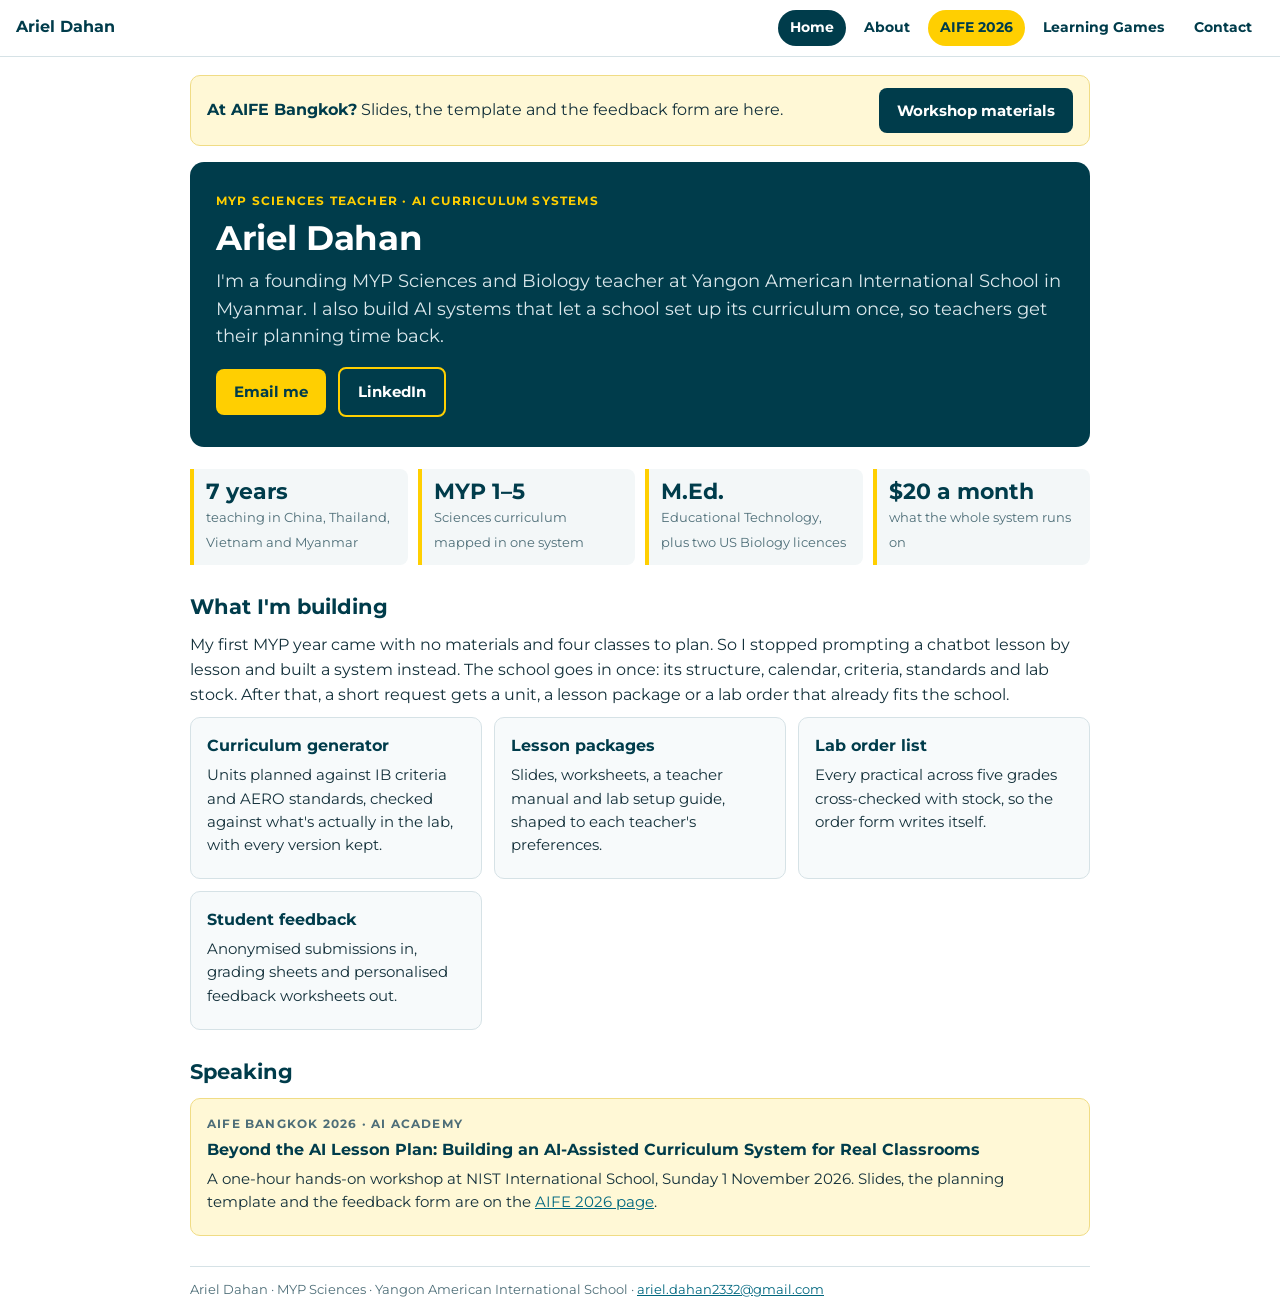
<file: index.html>
<!doctype html>
<html lang="en"><head><meta charset="utf-8"><meta name="viewport" content="width=device-width,initial-scale=1">
<title>Ariel Dahan</title>
<link href="https://fonts.googleapis.com/css2?family=Montserrat:wght@400;700&display=swap" rel="stylesheet">
<style>
*{box-sizing:border-box;margin:0;padding:0}
body{font-family:Montserrat,Arial,Helvetica,sans-serif;color:#13303a;background:#ffffff;line-height:1.55;padding:16px}
.wrap{max-width:900px;margin:0 auto}
.hero{background:#003C4B;color:#fff;border-radius:14px;padding:30px 26px;margin-bottom:22px}
.hero .kicker{color:#FFCF01}
.hero h1{color:#fff}
.hero p{color:#dbe8ec}
h1{font-size:34px;line-height:1.15;margin-bottom:10px;letter-spacing:-.01em}
h2{font-size:21px;margin:26px 0 10px;color:#003C4B}
h3{font-size:16px;margin-bottom:4px;color:#003C4B}
p{margin-bottom:10px;font-size:16px}
.kicker{font-size:12px;font-weight:700;letter-spacing:.1em;text-transform:uppercase;color:#4E6E78;margin-bottom:8px}
.lead{font-size:18px}
.grid{display:grid;grid-template-columns:repeat(auto-fit,minmax(230px,1fr));gap:12px}
.stats{display:grid;grid-template-columns:repeat(auto-fit,minmax(150px,1fr));gap:10px;margin:4px 0 8px}
.stat{border-left:4px solid #FFCF01;background:#f3f7f8;padding:10px 12px;border-radius:0 8px 8px 0}
.stat b{display:block;font-size:22px;color:#003C4B;line-height:1.2}
.stat span{font-size:13px;color:#4E6E78}
.card{border:1px solid #d6e2e6;border-radius:10px;padding:16px;background:#f7fafb}
.card.hi{background:#fff8d6;border-color:#f0dc85}
.clip{display:flex;gap:18px;align-items:center;flex-wrap:wrap}
.clip video{width:100%;max-width:300px;aspect-ratio:9/16;border-radius:12px;background:#003C4B;display:block}
.clip p{flex:1;min-width:200px;margin:0}
.card p{font-size:15px;margin-bottom:6px}
.tl{border-left:2px solid #d6e2e6;margin-left:6px;padding-left:18px}
.tl .item{position:relative;margin-bottom:16px}
.tl .item:before{content:"";position:absolute;left:-25px;top:6px;width:12px;height:12px;border-radius:50%;background:#FFCF01;border:2px solid #003C4B}
.when{font-size:13px;font-weight:700;color:#4E6E78}
.tl p{font-size:15px;margin:2px 0 0}
.chips{display:flex;flex-wrap:wrap;gap:6px;margin-top:4px}
.chip{background:#e6eff2;color:#003C4B;font-size:13px;padding:4px 10px;border-radius:999px}
.btn{display:inline-block;background:#FFCF01;color:#003C4B;text-decoration:none;font-weight:700;padding:11px 18px;border-radius:8px;margin:6px 8px 0 0;font-size:15px}
.btn.dark{background:#003C4B;color:#fff}
.btn.ghost{background:transparent;color:#fff;border:2px solid #FFCF01}
.small{font-size:13px;color:#4E6E78}
ul,ol{margin:0 0 10px 22px}li{margin-bottom:5px;font-size:15px}
a{color:#00677f}
.num{display:inline-flex;align-items:center;justify-content:center;width:24px;height:24px;border-radius:50%;background:#FFCF01;color:#003C4B;font-size:12px;font-weight:700;margin-right:6px}
@media(max-width:520px){h1{font-size:27px}.hero{padding:22px 18px}}

nav{position:sticky;top:0;z-index:5;background:#fff;border-bottom:1px solid #d6e2e6;margin:-16px -16px 18px;padding:10px 16px;display:flex;flex-wrap:wrap;gap:6px;align-items:center}
nav .brand{font-weight:700;color:#003C4B;margin-right:auto;font-size:16px}
nav a{color:#003C4B;text-decoration:none;font-weight:700;font-size:14px;padding:7px 12px;border-radius:999px}
nav a.on{background:#003C4B;color:#fff}
nav a.cta{background:#FFCF01;color:#003C4B}
.page{display:none}.page.on{display:block}
.banner{display:flex;flex-wrap:wrap;gap:10px;align-items:center;justify-content:space-between;background:#fff8d6;border:1px solid #f0dc85;border-radius:10px;padding:12px 16px;margin-bottom:16px}
.banner b{color:#003C4B}
footer{margin-top:30px;padding-top:12px;border-top:1px solid #d6e2e6;font-size:13px;color:#4E6E78}

form.fb{border:1px solid #d6e2e6;border-radius:12px;padding:18px;background:#f7fafb;margin-top:8px}
form.fb label{display:block;font-weight:700;font-size:15px;color:#003C4B;margin:14px 0 6px}
form.fb .hint{font-weight:400;font-size:13px;color:#4E6E78}
form.fb input[type=text],form.fb input[type=email],form.fb select,form.fb textarea{width:100%;font:inherit;font-size:15px;padding:9px 10px;border:1px solid #b9cbd1;border-radius:8px;background:#fff;color:#13303a}
form.fb textarea{min-height:70px}
form.fb .opts label{display:flex;gap:8px;align-items:center;font-weight:400;margin:6px 0;font-size:15px;color:#13303a}
form.fb .scale{display:flex;gap:8px;flex-wrap:wrap}
form.fb .scale label{display:flex;align-items:center;gap:4px;font-weight:400;margin:0;border:1px solid #b9cbd1;border-radius:8px;padding:6px 12px;background:#fff}
form.fb fieldset{border:none;border-top:2px solid #FFCF01;margin-top:20px;padding-top:4px}
form.fb legend{font-weight:700;color:#003C4B;font-size:17px;padding-right:8px}
form.fb button{font:inherit;font-weight:700;font-size:16px;background:#003C4B;color:#fff;border:0;border-radius:8px;padding:12px 22px;margin-top:18px;cursor:pointer}
#fbdone{display:none;background:#e7f6ec;border:1px solid #9fd6b1;border-radius:12px;padding:18px;margin-top:8px}
#fberr{display:none;color:#a33;margin-top:10px;font-size:14px}
.game{display:grid;grid-template-columns:minmax(0,300px) 1fr;gap:18px;border:1px solid #d6e2e6;border-radius:12px;padding:18px;background:#f7fafb;margin:18px 0}.game img{width:100%;border-radius:8px;display:block}.game h2{margin:0 0 4px}.game .facts{display:flex;flex-wrap:wrap;gap:6px;margin:8px 0}.game .facts span{background:#e3edf0;color:#003C4B;border-radius:20px;padding:3px 10px;font-size:13px;font-weight:600}.game ol{margin:6px 0 10px 20px;padding:0}.game ol li{margin:2px 0}.game .ver{display:flex;flex-wrap:wrap;align-items:center;gap:6px;border-top:1px solid #d6e2e6;padding:8px 0}.game .ver b{flex:1 1 220px}.game .ver .btn{margin:0}@media(max-width:700px){.game{grid-template-columns:1fr}}
</style></head>
<body>
<nav><span class="brand">Ariel Dahan</span>
<a href="#" data-p="home" class="on" onclick="return go('home')">Home</a>
<a href="#" data-p="about" onclick="return go('about')">About</a>
<a href="#" data-p="aife" class="cta" onclick="return go('aife')">AIFE 2026</a>
<a href="#" data-p="games" onclick="return go('games')">Learning Games</a>
<a href="#" data-p="contact" onclick="return go('contact')">Contact</a></nav>
<section class="page on" id="p-home"><div class="wrap">
  <div class="banner"><span><b>At AIFE Bangkok?</b> Slides, the template and the feedback form are here.</span><a class="btn dark" style="margin:0" href="#" onclick="return go('aife')">Workshop materials</a></div>
  <div class="hero">
    <div class="kicker">MYP Sciences teacher · AI curriculum systems</div>
    <h1>Ariel Dahan</h1>
    <p class="lead">I'm a founding MYP Sciences and Biology teacher at Yangon American International School in Myanmar. I also build AI systems that let a school set up its curriculum once, so teachers get their planning time back.</p>
    <a class="btn" href="mailto:ariel.dahan2332@gmail.com" target="_blank">Email me</a>
    <a class="btn ghost" href="https://www.linkedin.com/in/ariel-dillon-dahan" target="_blank" rel="noopener">LinkedIn</a>
  </div>

  <div class="stats">
    <div class="stat"><b>7 years</b><span>teaching in China, Thailand, Vietnam and Myanmar</span></div>
    <div class="stat"><b>MYP 1–5</b><span>Sciences curriculum mapped in one system</span></div>
    <div class="stat"><b>M.Ed.</b><span>Educational Technology, plus two US Biology licences</span></div>
    <div class="stat"><b>$20 a month</b><span>what the whole system runs on</span></div>
  </div>

  <h2>What I'm building</h2>
  <p>My first MYP year came with no materials and four classes to plan. So I stopped prompting a chatbot lesson by lesson and built a system instead. The school goes in once: its structure, calendar, criteria, standards and lab stock. After that, a short request gets a unit, a lesson package or a lab order that already fits the school.</p>
  <div class="grid">
    <div class="card"><h3>Curriculum generator</h3><p>Units planned against IB criteria and AERO standards, checked against what's actually in the lab, with every version kept.</p></div>
    <div class="card"><h3>Lesson packages</h3><p>Slides, worksheets, a teacher manual and lab setup guide, shaped to each teacher's preferences.</p></div>
    <div class="card"><h3>Lab order list</h3><p>Every practical across five grades cross-checked with stock, so the order form writes itself.</p></div>
    <div class="card"><h3>Student feedback</h3><p>Anonymised submissions in, grading sheets and personalised feedback worksheets out.</p></div>
  </div>

  <h2>Speaking</h2>
  <div class="card hi">
    <div class="kicker" style="margin-bottom:4px">AIFE Bangkok 2026 · AI Academy</div>
    <h3>Beyond the AI Lesson Plan: Building an AI-Assisted Curriculum System for Real Classrooms</h3>
    <p>A one-hour hands-on workshop at NIST International School, Sunday 1 November 2026. Slides, the planning template and the feedback form are on the <a href="#" onclick="return go('aife')">AIFE 2026 page</a>.</p>
  </div>
</div></section>
<section class="page" id="p-about"><div class="wrap">
  <div class="kicker">About</div>
  <h1>Science teacher, curriculum builder</h1>
  <p class="lead">I'm a licensed Biology and Science teacher with 7 years in international classrooms across Asia, and an M.Ed. in Educational Technology. At Yangon American International School I'm a founding MYP teacher, and I built the school's AI curriculum system.</p>
  <p>I trained in biomedical science in New York and was headed for medicine, then started teaching in Asia and stayed. That lab background still shapes how I teach: inquiry first, real data, real apparatus. It's also why I treat AI output like a lab result. Check it before anyone relies on it.</p>

  <h2>Experience</h2>
  <div class="tl">
    <div class="item"><div class="when">Aug 2025 – present</div><h3>MYP Sciences (MYP 1–3) and Biology (MYP 4–5), Yangon American International School</h3><p>Myanmar · IB World School · Grades 6–10</p>
      <ul>
        <li>Built a school-specific AI curriculum and resource system (Claude and DeepSeek via n8n): lab materials lists, lesson planning, and horizontal and vertical MYP alignment.</li>
        <li>Faculty AI lead: design and run internal PD on practical classroom AI. Invited speaker at AIFE 2026, NIST International School, Bangkok.</li>
        <li>Reusable, versionable MYP units and lesson packages across five grade levels, with Toddle planners and GRASPS tasks.</li>
        <li>Founding MYP teacher through the school's IB authorization year: programme paperwork, candidate interviews, standards development.</li>
        <li>Advisory homeroom teacher.</li>
      </ul></div>
    <div class="item"><div class="when">Feb – Jun 2025</div><h3>Integrated Sciences Teacher, Shenzhen International Foundation College</h3><p>China · Grades 7–8. Scaffolded lessons for ELL students; a semester STEAM project on Newtonian mechanics; a cross-disciplinary catapult build with Design, Art and History.</p></div>
    <div class="item"><div class="when">Mar – Jun 2024</div><h3>Biology Teacher, True North International School</h3><p>Vietnam · WASC accredited · Grades 8 and 10. Cross-grade science fair with secondary students mentoring primary; average assessment scores up 15% in three months.</p></div>
    <div class="item"><div class="when">2022 – 2023</div><h3>Integrated Science and Math Teacher, Alaska Academy</h3><p>Vietnam · Grades 1–5. A hands-on science project every week for the full year, with game-based systems built for mixed-level ELL classes.</p></div>
    <div class="item"><div class="when">2020 – 2022</div><h3>Integrated Science and Math Teacher, Patanadek School</h3><p>Thailand · Grade 2. Wrote, choreographed and produced a full student play; built an Excel grading system to track student data.</p></div>
    <div class="item"><div class="when">2019 – 2020</div><h3>English and Subject Teacher, i2 International Institute of Education</h3><p>China. Phonics-based literacy for young learners.</p></div>
  </div>

  <h2>Education</h2>
  <div class="grid">
    <div class="card hi"><h3>M.Ed., Educational Technology</h3><p>Moreland University · 2023–2025 · GPA 3.95</p></div>
    <div class="card"><h3>Teacher Preparation Certificate</h3><p>Moreland University · 2023–2024 · 24 graduate credits</p></div>
    <div class="card"><h3>Post-baccalaureate Premedical Certificate</h3><p>Keck Graduate Institute · 2015–2016 · co-authored a master's thesis project with Hologic Diagnostics</p></div>
    <div class="card"><h3>BS Biomedical Sciences</h3><p>University at Buffalo, State University of New York · 2012–2014</p></div>
  </div>

  <h2>Certifications</h2>
  <ul>
    <li>IB MYP Sciences (English), Category 1</li>
    <li>Arkansas Professional Educator License: Life Science / Biology, grades 7–12 (to 2029)</li>
    <li>Idaho Standard Instructional Certificate: Biological Science, grades 6–12 (to 2027)</li>
    <li>Praxis Biology content knowledge: 180 / 200</li>
    <li>AI in the Classroom, Canva Design School</li>
    <li>Safeguarding PD: child maltreatment, bullying and suicide prevention, dyslexia and mental health awareness</li>
  </ul>

  <h2>Also</h2>
  <p>Lab research at Keck Graduate Institute, plus work across medical devices and bioengineering. I also script, shoot and edit bilingual cultural documentary videos for 30,000+ followers on TikTok, Instagram and YouTube.</p>

  <h2>Skills</h2>
  <div class="chips"><span class="chip">MYP 1–5 Sciences and Biology</span><span class="chip">GRASPS task design</span><span class="chip">Criterion-aligned assessment</span><span class="chip">Inquiry and project-based learning</span><span class="chip">ESL/ELL differentiation</span><span class="chip">STEAM and robotics</span><span class="chip">AI pipelines: n8n, Claude, DeepSeek</span><span class="chip">Toddle</span><span class="chip">Google Workspace</span><span class="chip">Workshops and conference talks</span></div>
</div></section>
<section class="page" id="p-aife"><div class="wrap">
  <div class="hero">
    <div class="kicker">AIFE Bangkok 2026 · AI Academy workshop</div>
    <h1>Beyond the AI Lesson Plan</h1>
    <p class="lead">Building an AI-assisted curriculum system for real classrooms. Set it up once. Get your time back.</p>
    <p class="small" style="color:#a9c3cb">Sunday 1 November 2026 · NIST International School, Bangkok</p>
    <a class="btn" href="#" onclick="return go('aife','fb')">Feedback + get the starter repo</a>
  </div>

  <h2>The 30-second version</h2>
  <div class="clip">
    <video controls playsinline preload="none" poster="AIFE_2026_short_poster.jpg" src="AIFE_2026_short.mp4"></video>
    <p>What a school-specific AI program costs to run. A clip from the workshop, captions on.</p>
  </div>

  <h2>Materials</h2>
  <div class="grid">
    <div class="card hi"><h3>Planning template</h3><p>The two-page sheet from the session. A blank copy to print, or fill it in online and save it as a PDF.</p><a class="btn dark" href="AIFE_2026_planning_template.pdf" target="_blank" rel="noopener">Template (PDF)</a>
<a class="btn dark" href="template.html" target="_blank" rel="noopener">Fill it in online</a></div>
    <div class="card"><h3>Slides</h3><p>All 30 slides from the workshop.</p><a class="btn dark" href="AIFE_2026_workshop_slides.pdf" target="_blank" rel="noopener">Slides (PDF)</a></div>
    <div class="card hi"><h3>Starter repo</h3><p>A bare-bones kit you load into Claude, ChatGPT, Codex or similar. It interviews you about your school and sets the folders up. Free on GitHub.</p><a class="btn dark" href="https://github.com/ariel-coder-maker/school-ai-starter" target="_blank" rel="noopener">Get the starter repo</a></div>
  </div>

  <h2>The seven parts</h2>
  <p><span class="num">1</span>School UI &nbsp; <span class="num">2</span>Class library &nbsp; <span class="num">3</span>Curriculum generator &nbsp; <span class="num">4</span>Lesson package generator &nbsp; <span class="num">5</span>Teacher preferences &nbsp; <span class="num">6</span>Lab order list &nbsp; <span class="num">7</span>Student feedback generator</p>

  <h2>What to do on Monday</h2>
  <ol>
    <li>Photograph your filled-in template and upload it to your AI tool.</li>
    <li>Ask it to turn box A into a folder structure for your school.</li>
    <li>Add one thing at a time: calendar, then criteria, then standards.</li>
    <li>Ask for one lesson for one class you teach this week. When it misses, fix the stored school info, not the prompt.</li>
  </ol>

  <h2 id="fb">Feedback and mailing list</h2>
  <p>Two minutes. Tell me what worked and what to cut. Leave your email only if you want the starter repo or updates.</p>
  <form class="fb" id="fbform" onsubmit="return sendFb(event)">
    <fieldset><legend>Feedback</legend>
    <label>Your role</label>
    <select name="Role"><option value="">Choose one</option><option>Teacher</option><option>Curriculum coordinator</option><option>School leader</option><option>Tech coach</option><option>Lab or resource manager</option><option>Other</option></select>
    <label>Which part would you use first?</label>
    <select name="Part to use first"><option value="">Choose one</option><option>1 School UI</option><option>2 Class library</option><option>3 Curriculum generator</option><option>4 Lesson package generator</option><option>5 Teacher preferences</option><option>6 Lab order list</option><option>7 Student feedback generator</option></select>
    <label>How useful was the session for your work? <span class="hint">1 = not useful, 5 = very useful</span></label>
    <div class="scale"><label><input type="radio" name="Usefulness (1-5)" value="1">1</label><label><input type="radio" name="Usefulness (1-5)" value="2">2</label><label><input type="radio" name="Usefulness (1-5)" value="3">3</label><label><input type="radio" name="Usefulness (1-5)" value="4">4</label><label><input type="radio" name="Usefulness (1-5)" value="5">5</label></div>
    <label>What was most useful?</label><textarea name="Most useful"></textarea>
    <label>What should I cut or change next time?</label><textarea name="Cut or change"></textarea>
    <label>What's your biggest hurdle to starting?</label><textarea name="Biggest hurdle"></textarea>
    </fieldset>
    <fieldset><legend>Stay in touch <span class="hint">(optional)</span></legend>
    <div class="opts">
      <label><input type="checkbox" name="Wants" value="Starter repo when ready"> Send me the starter repo when it's ready</label>
      <label><input type="checkbox" name="Wants" value="Occasional updates"> Occasional updates on the system</label>
      <label><input type="checkbox" name="Wants" value="Help setting up at my school"> I'd like help setting this up at my school</label>
    </div>
    <label>Name</label><input type="text" name="Name">
    <label>Email</label><input type="email" name="email">
    <label>School</label><input type="text" name="School">
    </fieldset>
    <button type="submit" id="fbbtn">Send</button>
    <div id="fberr">That didn't send. Please email your feedback to <a href="mailto:ariel.dahan2332@gmail.com" target="_blank">ariel.dahan2332@gmail.com</a>.</div>
  </form>
  <div id="fbdone"><h3>Thank you</h3><p style="margin:0">Got it. If you asked for the starter repo, you'll hear from me when it's on GitHub.</p></div>
</div></section>
<section class="page" id="p-games"><div class="wrap">
  <div class="kicker">For my students</div>
  <h1>Learning Games</h1>
  <p class="lead">Games I build for my classes. Each one is made from what the class actually learned, so playing it is review. Pick a game, read how it works, then choose your class.</p>
  <div id="gamelist"></div>
</div></section>
<section class="page" id="p-contact"><div class="wrap">
  <div class="kicker">Contact</div>
  <h1>Get in touch</h1>
  <p class="lead">Questions about the system, the starter repo, or setting something like this up at your school? Email is quickest.</p>
  <div class="grid">
    <div class="card hi"><h3>Email</h3><p><a href="mailto:ariel.dahan2332@gmail.com" target="_blank">ariel.dahan2332@gmail.com</a></p><a class="btn dark" href="mailto:ariel.dahan2332@gmail.com?subject=Hello%20from%20your%20site" target="_blank">Write to me</a></div>
    <div class="card"><h3>LinkedIn</h3><p>Ariel Dahan</p><a class="btn dark" href="https://www.linkedin.com/in/ariel-dillon-dahan" target="_blank" rel="noopener">Connect</a></div>
  </div>
  <h2>Good reasons to write</h2>
  <ul>
    <li>You want the starter repo, or my full version for your school</li>
    <li>You're stuck setting yours up</li>
    <li>You'd like a workshop like this at your school or conference</li>
  </ul>
  <p class="small">Based in Yangon, Myanmar (UTC+6:30). I usually reply within a couple of days.</p>
</div></section>
<div class="wrap"><footer>Ariel Dahan · MYP Sciences · Yangon American International School · <a href="mailto:ariel.dahan2332@gmail.com" target="_blank">ariel.dahan2332@gmail.com</a></footer></div>
<script>
function go(p,anchor){
  document.querySelectorAll('.page').forEach(function(s){s.classList.toggle('on',s.id==='p-'+p)});
  document.querySelectorAll('nav a').forEach(function(a){a.classList.toggle('on',a.dataset.p===p && p!=='aife');});
  try{ if(location.hash!=='#'+p) history.replaceState(null,'','#'+p); }catch(e){}
  var t=anchor?document.getElementById(anchor):null;
  if(t){t.scrollIntoView({behavior:'smooth'})}else{window.scrollTo(0,0)}
  return false;
}

function sendFb(e){
  e.preventDefault();
  var f=document.getElementById('fbform'),b=document.getElementById('fbbtn'),d={};
  new FormData(f).forEach(function(v,k){ if(!v) return; d[k]=d[k]?d[k]+', '+v:v; });
  if(d.Wants && !d.email){ alert('Add your email so I can send you the starter repo.'); return false; }
  d._subject='AIFE 2026 feedback'+(d.email?' + sign-up':''); d._template='table';
  b.disabled=true; b.textContent='Sending...';
  fetch('https://formsubmit.co/ajax/ariel.dahan2332@gmail.com',{method:'POST',headers:{'Content-Type':'application/json','Accept':'application/json'},body:JSON.stringify(d)})
   .then(function(r){ return r.json(); }).then(function(j){ if(!j || String(j.success)!=='true') throw 0; f.style.display='none'; document.getElementById('fbdone').style.display='block'; })
   .catch(function(){ b.disabled=false; b.textContent='Send'; document.getElementById('fberr').style.display='block'; });
  return false;
}

function fromHash(){ var h=(location.hash||'').slice(1); if(h==='escape'||h.indexOf('games/')===0){go('games',h.indexOf('games/')===0?'game-'+h.slice(6):null);return;} if(['home','about','aife','games','contact'].indexOf(h)>=0) go(h); }
window.addEventListener('hashchange',fromHash); fromHash();
</script>
<script src="games.js"></script>
<script>
(function(){
  function e(t){return String(t==null?'':t).replace(/[&<>"]/g,function(c){return {'&':'&amp;','<':'&lt;','>':'&gt;','"':'&quot;'}[c]})}
  var box=document.getElementById('gamelist'); if(!box||!window.LEARNING_GAMES) return;
  box.innerHTML=window.LEARNING_GAMES.map(function(g){
    return '<article class="game" id="game-'+e(g.id)+'">'
      +(g.image?'<div><img src="'+e(g.image)+'" alt="'+e(g.title)+'" loading="lazy"></div>':'<div></div>')
      +'<div><h2>'+e(g.title)+'</h2><p><b>'+e(g.tagline)+'</b></p>'
      +'<div class="facts">'+[g.subject,g.grades,g.players,g.time].filter(Boolean).map(function(f){return '<span>'+e(f)+'</span>'}).join('')+'</div>'
      +'<p>'+e(g.description)+'</p>'
      +(g.howToPlay&&g.howToPlay.length?'<h3>How to play</h3><ol>'+g.howToPlay.map(function(x){return '<li>'+e(x)+'</li>'}).join('')+'</ol>':'')
      +(g.goodFor?'<p class="small"><b>Good for:</b> '+e(g.goodFor)+'</p>':'')
      +(g.versions||[]).map(function(v){return '<div class="ver"><b>'+e(v.label)+(v.note?' <span class="small">· '+e(v.note)+'</span>':'')+'</b><a class="btn dark" href="'+e(v.play)+'">Start game</a>'
        +(v.extra||[]).map(function(x){return '<a class="btn" href="'+e(x.url)+'">'+e(x.label)+'</a>'}).join('')+'</div>'}).join('')
      +'</div></article>';
  }).join('');
})();
</script>
</body></html>
</file>
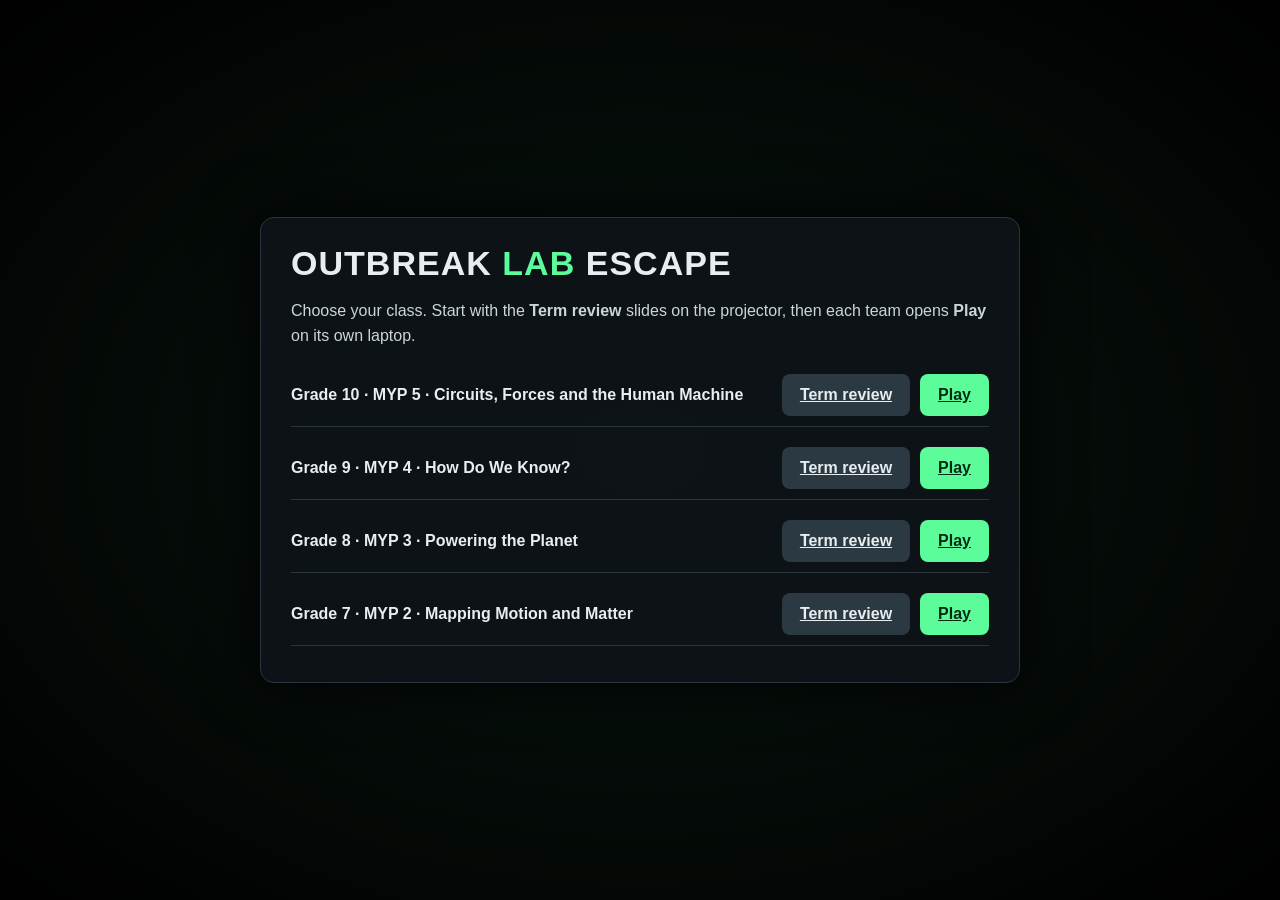
<file: outbreak/index.html>
<!doctype html>
<html lang="en"><head><meta charset="utf-8"><meta name="viewport" content="width=device-width,initial-scale=1">
<title>Outbreak Lab Escape</title><link rel="stylesheet" href="style.css">
<style>.row{display:flex;flex-wrap:wrap;gap:10px;align-items:center;margin:10px 0;padding:10px 0;border-bottom:1px solid var(--line)}.row b{flex:1 1 260px}.row .big{margin:0}</style></head>
<body>
<section class="screen"><div class="card">
<h1>OUTBREAK <span>LAB</span> ESCAPE</h1>
<p>Choose your class. Start with the <b>Term review</b> slides on the projector, then each team opens <b>Play</b> on its own laptop.</p>
<div class="row"><b>Grade 10 · MYP 5 · Circuits, Forces and the Human Machine</b><a class="big alt" href="recap.html?grade=MYP5">Term review</a><a class="big" href="play.html?grade=MYP5">Play</a></div>
<div class="row"><b>Grade 9 · MYP 4 · How Do We Know?</b><a class="big alt" href="recap.html?grade=MYP4">Term review</a><a class="big" href="play.html?grade=MYP4">Play</a></div>
<div class="row" id="rowMYP3"><b>Grade 8 · MYP 3 · Powering the Planet</b><a class="big alt" href="recap.html?grade=MYP3">Term review</a><a class="big" href="play.html?grade=MYP3">Play</a></div>
<div class="row" id="rowMYP2"><b>Grade 7 · MYP 2 · Mapping Motion and Matter</b><a class="big alt" href="recap.html?grade=MYP2">Term review</a><a class="big" href="play.html?grade=MYP2">Play</a></div>
</div></section>
</body></html>
</file>
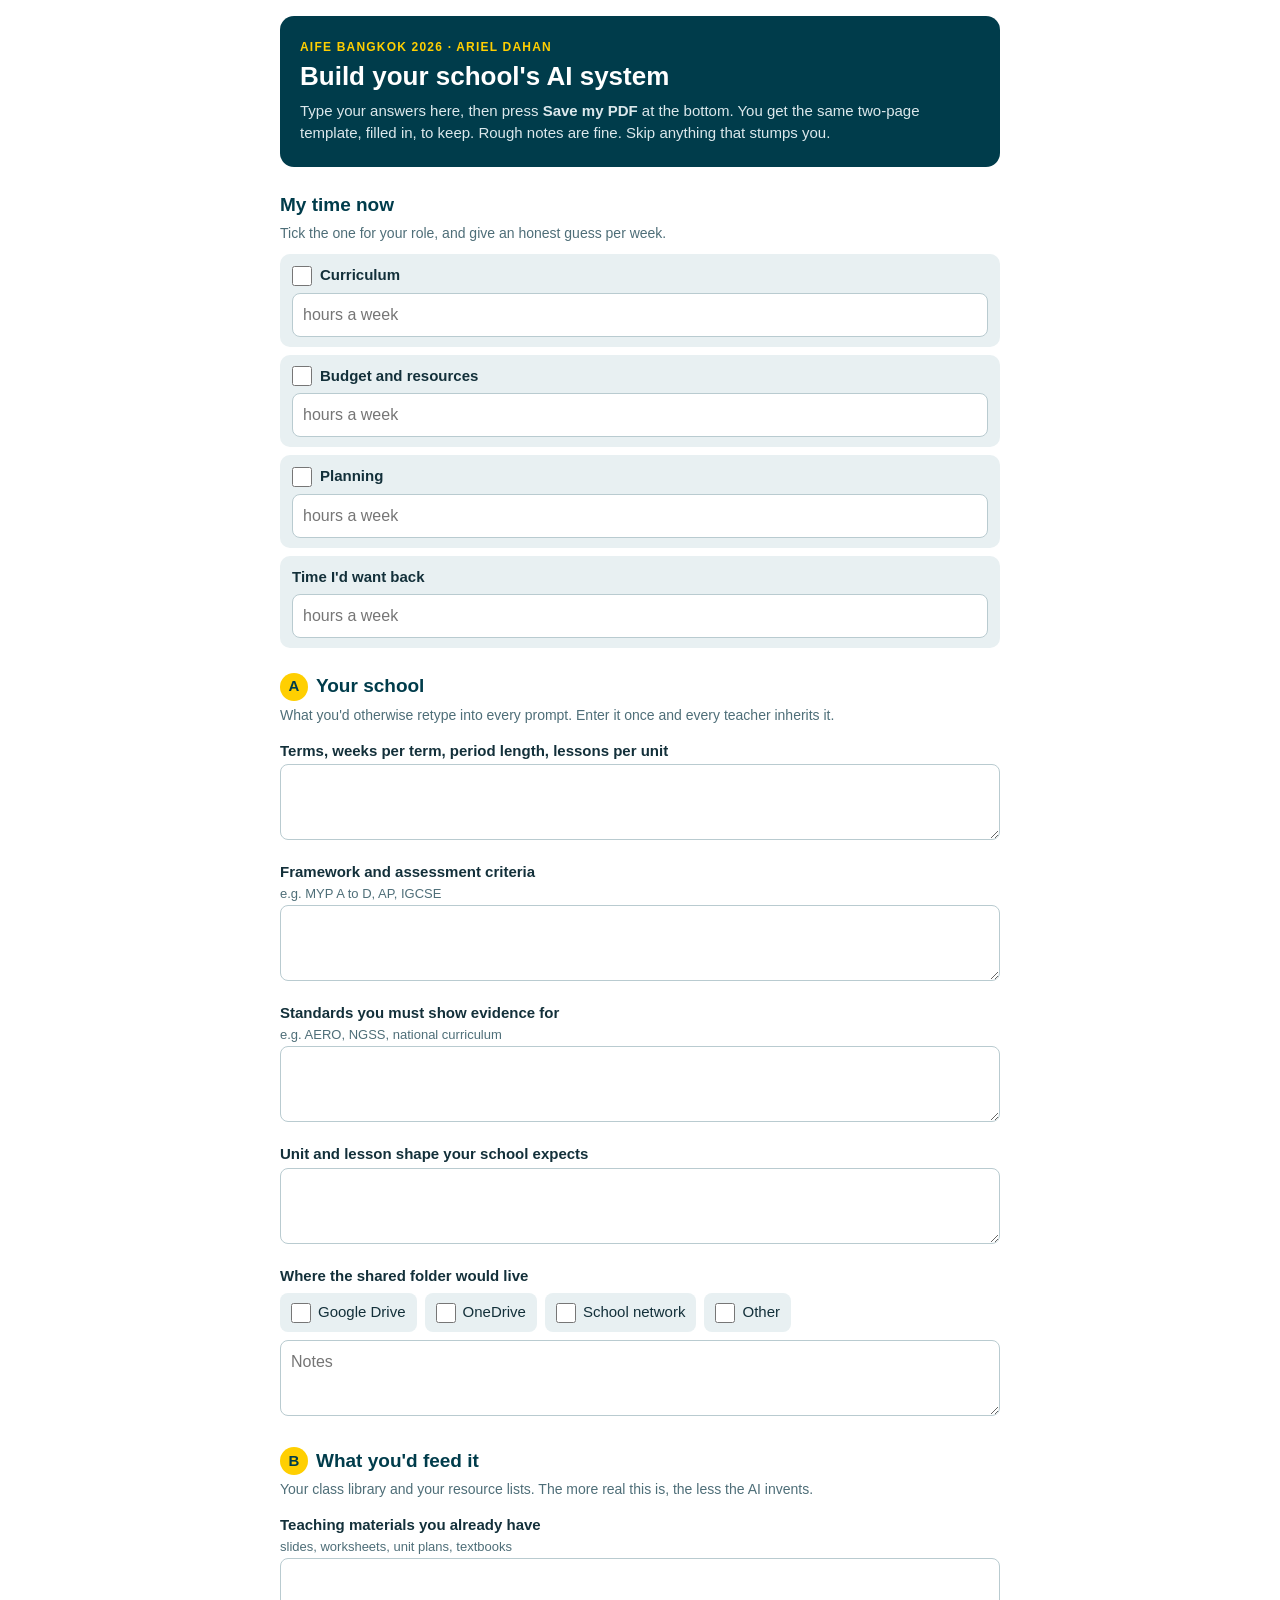
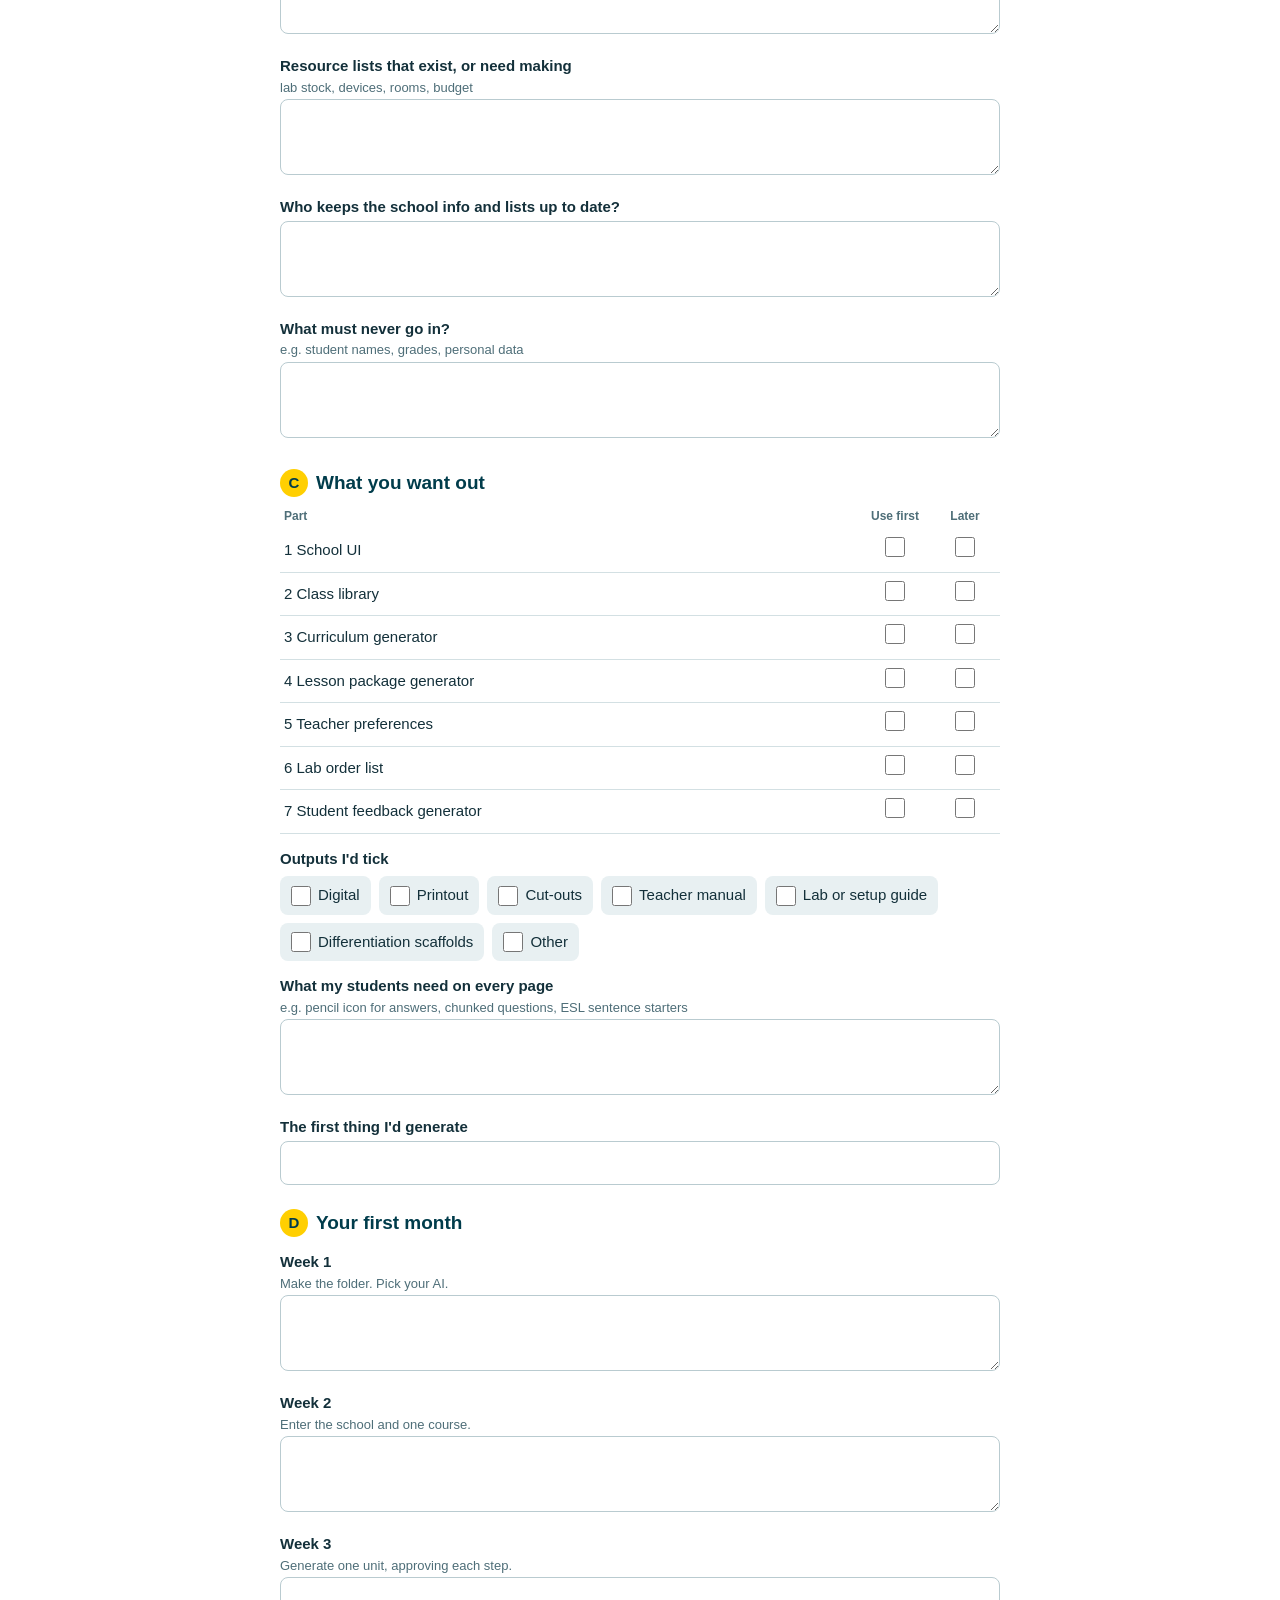
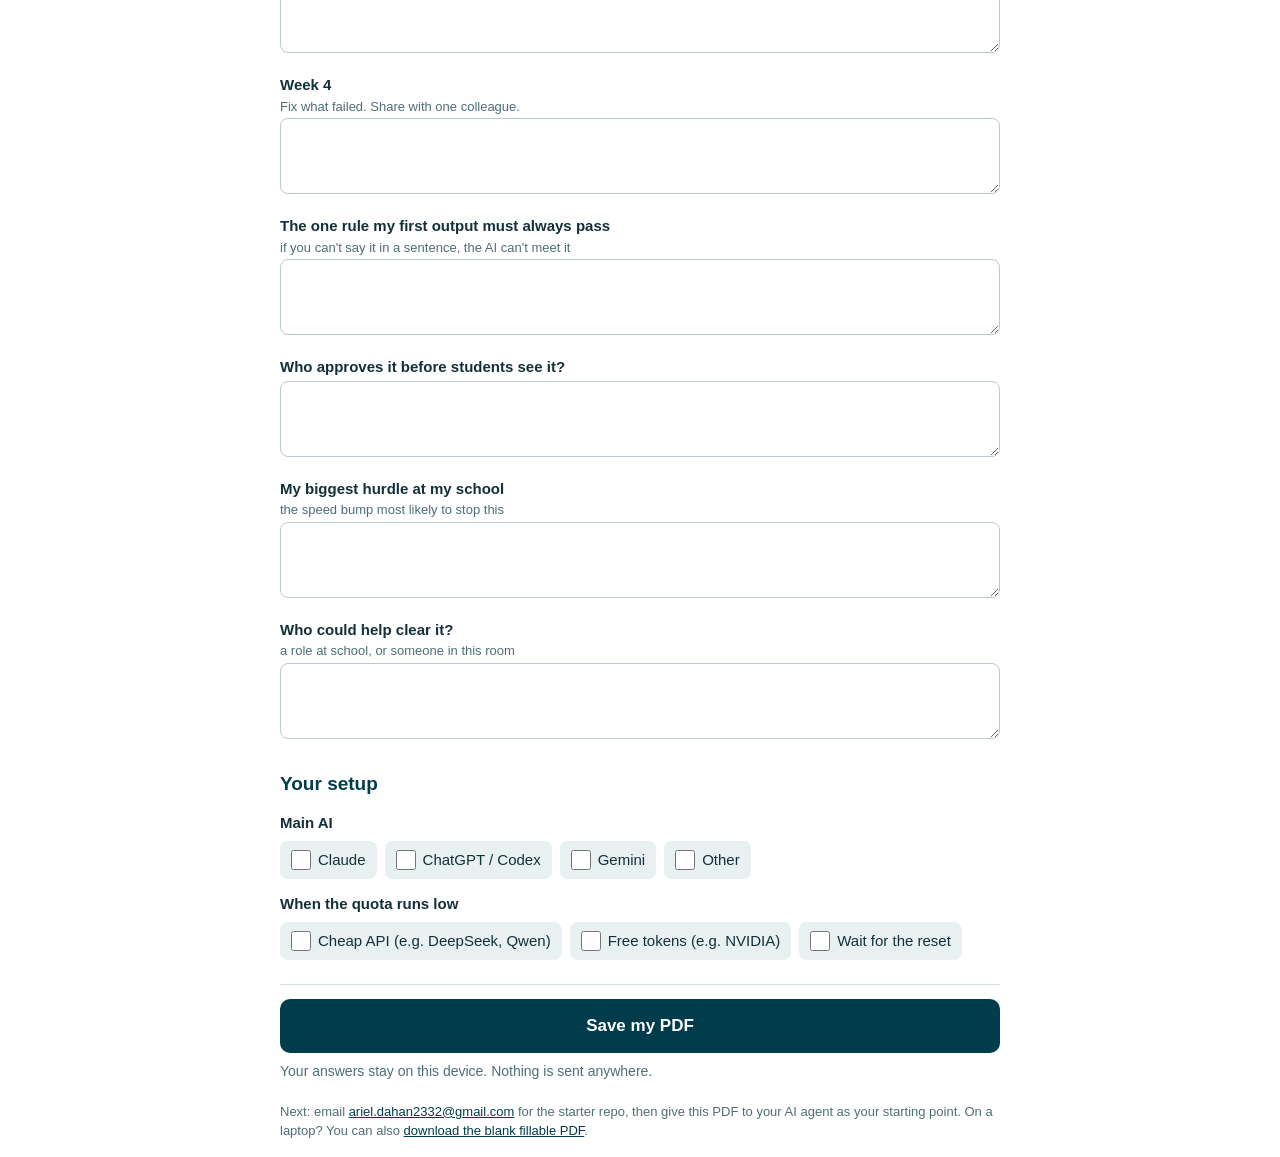
<file: template.html>
<!doctype html>
<html lang="en"><head><meta charset="utf-8">
<meta name="viewport" content="width=device-width, initial-scale=1">
<title>Fill in your template</title>
<style>
*{box-sizing:border-box;margin:0;padding:0}
body{font-family:Montserrat,Arial,Helvetica,sans-serif;color:#13303a;background:#fff;line-height:1.5;padding:16px}
.wrap{max-width:720px;margin:0 auto}
.hero{background:#003C4B;color:#fff;border-radius:14px;padding:22px 20px;margin-bottom:18px}
.hero .k{color:#FFCF01;font-size:12px;font-weight:700;letter-spacing:.1em;text-transform:uppercase;margin-bottom:6px}
.hero h1{font-size:26px;line-height:1.15;margin-bottom:8px}
.hero p{color:#dbe8ec;font-size:15px}
h2{font-size:19px;color:#003C4B;margin:24px 0 4px;display:flex;align-items:center;gap:8px}
.b{display:inline-flex;align-items:center;justify-content:center;width:28px;height:28px;border-radius:50%;background:#FFCF01;color:#003C4B;font-size:15px;font-weight:700;flex-shrink:0}
.lead{color:#4E6E78;font-size:14px;margin-bottom:10px}
label.q{display:block;font-weight:700;font-size:15px;margin:14px 0 2px}
.hint{display:block;font-weight:400;color:#4E6E78;font-size:13px}
textarea,input[type=text]{width:100%;font:inherit;font-size:16px;border:1.5px solid #b9cbd0;border-radius:8px;padding:9px 10px;color:#13303a;background:#fff}
textarea{min-height:76px;resize:vertical}
textarea:focus,input:focus{outline:2px solid #FFCF01;border-color:#003C4B}
.ticks{display:flex;flex-wrap:wrap;gap:8px;margin-top:6px}
.ticks label{display:flex;align-items:center;gap:7px;background:#E8F0F2;border-radius:8px;padding:8px 11px;font-size:15px;cursor:pointer}
input[type=checkbox]{width:20px;height:20px;accent-color:#003C4B;flex-shrink:0}
table{width:100%;border-collapse:collapse;margin-top:6px}
th{font-size:12px;color:#4E6E78;text-align:center;padding:4px}
th:first-child{text-align:left}
td{border-bottom:1px solid #d3e0e3;padding:8px 4px;font-size:15px}
td.c{text-align:center;width:70px}
.role{background:#E8F0F2;border-radius:10px;padding:10px 12px;margin-top:8px}
.role label{display:flex;align-items:center;gap:8px;font-weight:700;font-size:15px;margin-bottom:6px}
.save{padding:14px 0 6px;margin-top:24px;border-top:1px solid #d3e0e3}
button{width:100%;font:inherit;font-size:17px;font-weight:700;background:#003C4B;color:#fff;border:0;border-radius:10px;padding:14px;cursor:pointer}
button:disabled{opacity:.6}
#msg{font-size:14px;color:#4E6E78;margin-top:8px;min-height:1em}
.foot{font-size:13px;color:#4E6E78;margin-top:14px}
a{color:#003C4B}
</style></head><body><div class="wrap">

<div class="hero">
  <div class="k">AIFE Bangkok 2026 · Ariel Dahan</div>
  <h1>Build your school's AI system</h1>
  <p>Type your answers here, then press <b>Save my PDF</b> at the bottom. You get the same two-page template, filled in, to keep. Rough notes are fine. Skip anything that stumps you.</p>
</div>

<form id="f" onsubmit="return false">

<h2>My time now</h2>
<p class="lead">Tick the one for your role, and give an honest guess per week.</p>
<div class="role"><label><input type="checkbox" name="cb_1_1">Curriculum</label><input type="text" name="time_1_17" placeholder="hours a week"></div>
<div class="role"><label><input type="checkbox" name="cb_1_2">Budget and resources</label><input type="text" name="time_1_18" placeholder="hours a week"></div>
<div class="role"><label><input type="checkbox" name="cb_1_3">Planning</label><input type="text" name="time_1_19" placeholder="hours a week"></div>
<div class="role"><label>Time I'd want back</label><input type="text" name="time_1_20" placeholder="hours a week"></div>

<h2><span class="b">A</span>Your school</h2>
<p class="lead">What you'd otherwise retype into every prompt. Enter it once and every teacher inherits it.</p>
<label class="q" for="w_1_8">Terms, weeks per term, period length, lessons per unit</label><textarea id="w_1_8" name="w_1_8"></textarea>
<label class="q" for="w_1_9">Framework and assessment criteria<span class="hint">e.g. MYP A to D, AP, IGCSE</span></label><textarea id="w_1_9" name="w_1_9"></textarea>
<label class="q" for="w_1_10">Standards you must show evidence for<span class="hint">e.g. AERO, NGSS, national curriculum</span></label><textarea id="w_1_10" name="w_1_10"></textarea>
<label class="q" for="w_1_11">Unit and lesson shape your school expects</label><textarea id="w_1_11" name="w_1_11"></textarea>
<label class="q" for="w_1_12">Where the shared folder would live</label>
<div class="ticks"><label><input type="checkbox" name="cb_1_4">Google Drive</label><label><input type="checkbox" name="cb_1_5">OneDrive</label><label><input type="checkbox" name="cb_1_6">School network</label><label><input type="checkbox" name="cb_1_7">Other</label></div>
<textarea id="w_1_12" name="w_1_12" placeholder="Notes" style="margin-top:8px"></textarea>

<h2><span class="b">B</span>What you'd feed it</h2>
<p class="lead">Your class library and your resource lists. The more real this is, the less the AI invents.</p>
<label class="q" for="w_1_13">Teaching materials you already have<span class="hint">slides, worksheets, unit plans, textbooks</span></label><textarea id="w_1_13" name="w_1_13"></textarea>
<label class="q" for="w_1_14">Resource lists that exist, or need making<span class="hint">lab stock, devices, rooms, budget</span></label><textarea id="w_1_14" name="w_1_14"></textarea>
<label class="q" for="w_1_15">Who keeps the school info and lists up to date?</label><textarea id="w_1_15" name="w_1_15"></textarea>
<label class="q" for="w_1_16">What must never go in?<span class="hint">e.g. student names, grades, personal data</span></label><textarea id="w_1_16" name="w_1_16"></textarea>

<h2><span class="b">C</span>What you want out</h2>
<table>
<tr><th>Part</th><th>Use first</th><th>Later</th></tr>
<tr><td>1 School UI</td><td class="c"><input type="checkbox" name="cb_2_21" aria-label="School UI, use first"></td><td class="c"><input type="checkbox" name="cb_2_22" aria-label="School UI, later"></td></tr>
<tr><td>2 Class library</td><td class="c"><input type="checkbox" name="cb_2_23" aria-label="Class library, use first"></td><td class="c"><input type="checkbox" name="cb_2_24" aria-label="Class library, later"></td></tr>
<tr><td>3 Curriculum generator</td><td class="c"><input type="checkbox" name="cb_2_25" aria-label="Curriculum generator, use first"></td><td class="c"><input type="checkbox" name="cb_2_26" aria-label="Curriculum generator, later"></td></tr>
<tr><td>4 Lesson package generator</td><td class="c"><input type="checkbox" name="cb_2_27" aria-label="Lesson package generator, use first"></td><td class="c"><input type="checkbox" name="cb_2_28" aria-label="Lesson package generator, later"></td></tr>
<tr><td>5 Teacher preferences</td><td class="c"><input type="checkbox" name="cb_2_29" aria-label="Teacher preferences, use first"></td><td class="c"><input type="checkbox" name="cb_2_30" aria-label="Teacher preferences, later"></td></tr>
<tr><td>6 Lab order list</td><td class="c"><input type="checkbox" name="cb_2_31" aria-label="Lab order list, use first"></td><td class="c"><input type="checkbox" name="cb_2_32" aria-label="Lab order list, later"></td></tr>
<tr><td>7 Student feedback generator</td><td class="c"><input type="checkbox" name="cb_2_33" aria-label="Student feedback generator, use first"></td><td class="c"><input type="checkbox" name="cb_2_34" aria-label="Student feedback generator, later"></td></tr>
</table>
<label class="q">Outputs I'd tick</label>
<div class="ticks"><label><input type="checkbox" name="cb_2_35">Digital</label><label><input type="checkbox" name="cb_2_36">Printout</label><label><input type="checkbox" name="cb_2_37">Cut-outs</label><label><input type="checkbox" name="cb_2_38">Teacher manual</label><label><input type="checkbox" name="cb_2_39">Lab or setup guide</label><label><input type="checkbox" name="cb_2_40">Differentiation scaffolds</label><label><input type="checkbox" name="cb_2_41">Other</label></div>
<label class="q" for="w_2_57">What my students need on every page<span class="hint">e.g. pencil icon for answers, chunked questions, ESL sentence starters</span></label><textarea id="w_2_57" name="w_2_57"></textarea>
<label class="q" for="w_2_58">The first thing I'd generate</label><input type="text" id="w_2_58" name="w_2_58">

<h2><span class="b">D</span>Your first month</h2>
<label class="q" for="wk_2_53">Week 1<span class="hint">Make the folder. Pick your AI.</span></label><textarea id="wk_2_53" name="wk_2_53"></textarea>
<label class="q" for="wk_2_54">Week 2<span class="hint">Enter the school and one course.</span></label><textarea id="wk_2_54" name="wk_2_54"></textarea>
<label class="q" for="wk_2_55">Week 3<span class="hint">Generate one unit, approving each step.</span></label><textarea id="wk_2_55" name="wk_2_55"></textarea>
<label class="q" for="wk_2_56">Week 4<span class="hint">Fix what failed. Share with one colleague.</span></label><textarea id="wk_2_56" name="wk_2_56"></textarea>
<label class="q" for="w_2_49">The one rule my first output must always pass<span class="hint">if you can't say it in a sentence, the AI can't meet it</span></label><textarea id="w_2_49" name="w_2_49"></textarea>
<label class="q" for="w_2_50">Who approves it before students see it?</label><textarea id="w_2_50" name="w_2_50"></textarea>
<label class="q" for="w_2_51">My biggest hurdle at my school<span class="hint">the speed bump most likely to stop this</span></label><textarea id="w_2_51" name="w_2_51"></textarea>
<label class="q" for="w_2_52">Who could help clear it?<span class="hint">a role at school, or someone in this room</span></label><textarea id="w_2_52" name="w_2_52"></textarea>

<h2>Your setup</h2>
<label class="q">Main AI</label>
<div class="ticks"><label><input type="checkbox" name="cb_2_42">Claude</label><label><input type="checkbox" name="cb_2_43">ChatGPT / Codex</label><label><input type="checkbox" name="cb_2_44">Gemini</label><label><input type="checkbox" name="cb_2_45">Other</label></div>
<label class="q">When the quota runs low</label>
<div class="ticks"><label><input type="checkbox" name="cb_2_46">Cheap API (e.g. DeepSeek, Qwen)</label><label><input type="checkbox" name="cb_2_47">Free tokens (e.g. NVIDIA)</label><label><input type="checkbox" name="cb_2_48">Wait for the reset</label></div>

<div class="save">
  <button id="go" type="button">Save my PDF</button>
  <div id="msg">Your answers stay on this device. Nothing is sent anywhere.</div>
</div>
</form>

<p class="foot">Next: email <a href="mailto:ariel.dahan2332@gmail.com">ariel.dahan2332@gmail.com</a> for the starter repo, then give this PDF to your AI agent as your starting point. On a laptop? You can also <a href="AIFE_2026_fillable_template.pdf" download>download the blank fillable PDF</a>.</p>
</div>

<script src="pdf-lib.min.js"></script>
<script>
(function () {
  var KEY = 'aife-template-v1', f = document.getElementById('f');
  var els = f.querySelectorAll('input[name], textarea[name]');
  function load() { try { var d = JSON.parse(localStorage.getItem(KEY) || '{}');
    els.forEach(function (e) { if (!(e.name in d)) return; if (e.type === 'checkbox') e.checked = !!d[e.name]; else e.value = d[e.name]; }); } catch (x) {} }
  function store() { try { var d = {}; els.forEach(function (e) { d[e.name] = e.type === 'checkbox' ? e.checked : e.value; });
    localStorage.setItem(KEY, JSON.stringify(d)); } catch (x) {} }
  load(); f.addEventListener('input', store); f.addEventListener('change', store);

  var btn = document.getElementById('go'), msg = document.getElementById('msg');
  btn.addEventListener('click', async function () {
    btn.disabled = true; msg.textContent = 'Making your PDF...';
    try {
      if (!window.PDFLib) throw new Error('PDF tool did not load. Check your connection and try again.');
      var bytes = await (await fetch('AIFE_2026_fillable_template.pdf')).arrayBuffer();
      var doc = await PDFLib.PDFDocument.load(bytes), form = doc.getForm();
      var font = await doc.embedFont(PDFLib.StandardFonts.Helvetica);
      els.forEach(function (e) {
        try {
          if (e.type === 'checkbox') { var cf = form.getCheckBox(e.name).acroField, st = e.checked ? (cf.getOnValue() || PDFLib.PDFName.of('Yes')) : PDFLib.PDFName.of('Off'); cf.dict.set(PDFLib.PDFName.of('V'), st); cf.getWidgets().forEach(function (w) { w.setAppearanceState(st); }); }
          else { var t = form.getTextField(e.name); var tm = e.name.indexOf('time_') === 0; t.acroField.setDefaultAppearance(tm ? '/Helv 8 Tf 1 g' : '/Helv 9 Tf 0.1 0.1 0.1 rg'); t.setText(e.value.replace(/[\u2018\u2019]/g, "'").replace(/[\u201C\u201D]/g, '"').replace(/[\u2013\u2014]/g, '-').replace(/\u2026/g, '...').replace(/[^\x09\x0A\x0D\x20-\x7E\xA0-\xFF]/g, '')); }
        } catch (x) { console.warn(e.name, x); }
      });
      form.updateFieldAppearances(font);
      var out = await doc.save();
      var blob = new Blob([out], { type: 'application/pdf' }), url = URL.createObjectURL(blob);
      var a = document.createElement('a'); a.href = url; a.download = 'My_AI_system_plan.pdf';
      document.body.appendChild(a); a.click(); a.remove();
      msg.innerHTML = 'Done. If nothing downloaded, <a href="' + url + '" target="_blank">open your PDF here</a>, then use Share and Save to Files.';
    } catch (x) { msg.textContent = 'Something went wrong: ' + x.message; }
    btn.disabled = false;
  });
})();
</script>
</body></html>
</file>
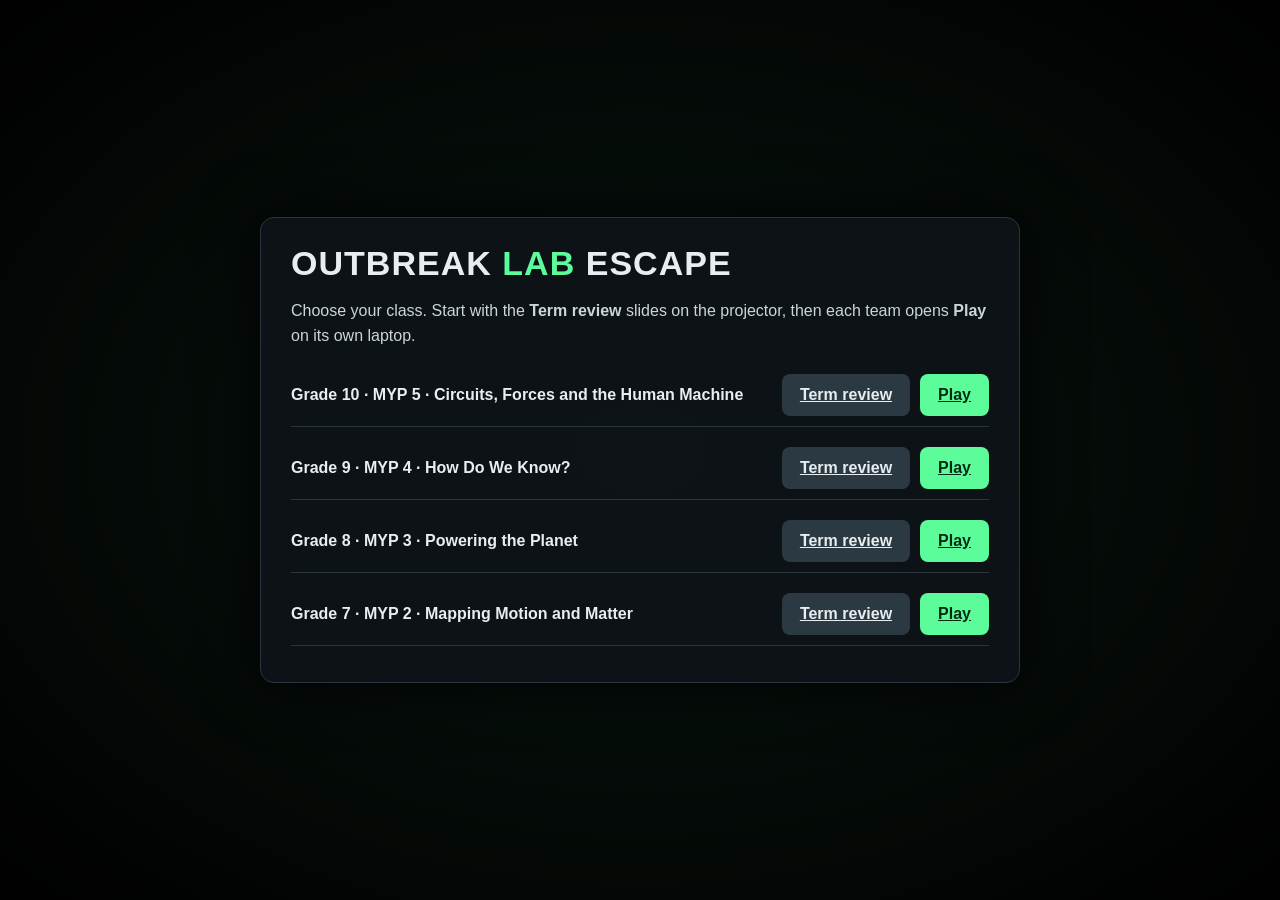
<file: outbreak/play.html>
<!doctype html>
<html lang="en">
<head>
<meta charset="utf-8">
<meta name="viewport" content="width=device-width,initial-scale=1">
<title>Outbreak Lab Escape</title>
<link rel="stylesheet" href="style.css">
</head>
<body>

<header id="hud" class="hidden">
  <div class="room"><span id="roomName">Room</span> <span class="lessons" id="roomLessons" style="color:var(--mut);font-weight:400"></span></div>
  <div class="grow"></div>
  <div id="survivors" aria-label="Survivors"></div>
  <div id="keys" aria-label="Keys collected"></div>
  <div id="clock" aria-live="off">04:00</div>
  <button class="hbtn" id="btnSound" title="Sound on/off (M)">🔊</button>
  <button class="hbtn" id="btnPause" title="Pause (P)">Pause</button>
  <button class="hbtn" id="btnRestart" title="Restart the game">Restart</button>
</header>

<main id="stage" class="hidden">
  <div id="scene">
    <img id="roomImg" alt="">
    <div id="hots"></div>
    <div id="redpulse"></div>
    <div id="vignette"></div>
  </div>
</main>

<footer id="bar" class="hidden">
  <div id="letters"></div>
  <div class="msg" id="barMsg">Click objects in the room to find the questions.</div>
  <div id="role"></div>
</footer>

<aside id="panel" aria-live="polite"></aside>

<div id="doorfx" class="hidden"><div class="l"></div><div class="r"></div></div>
<div id="countdown" class="hidden"></div>
<div id="toast"></div>
<div id="infect"></div>

<!-- cover -->
<section class="screen" id="cover">
  <div class="card">
    <h1>OUTBREAK <span>LAB</span> ESCAPE</h1>
    <div id="coverGrade" style="color:var(--mut);margin-bottom:8px"></div>
    <p id="coverStory"></p>
    <div class="journey" id="coverJourney"></div>
    <p class="rule" id="coverRule"></p>
    <p style="margin:6px 0 4px"><b>How it works.</b> Six locked rooms, then <b>the Vault</b>. Each room has <b>4 question objects</b>; a few answers are <b>typed key words</b> (no choices). Each correct answer gives your team a letter. Unscramble the letters into a word and enter it at the door to win that room’s key. Each room has <b>4 minutes</b>. At 4:00 one team member turns into a zombie, then one more every minute, and they stay that way.</p>
    <p style="margin:4px 0"><b>Think before you click.</b> A wrong answer adds <b>30 seconds</b> and <b>swaps in a NEW question</b>, so guessing gets you nowhere. Clear a room with <b>no wrong answers</b> and you find an <b>antidote 🧪</b>: it cures one infected team member, or stops the next infection.</p>
    <div class="roles">
      <div><b>Code Keeper</b>types the agreed answer</div>
      <div><b>Note-taker</b>writes letters and evidence</div>
      <div><b>Planner</b>splits the objects</div>
      <div><b>Strategist</b>checks the reasoning</div>
      <div><b>Decider</b>confirms the team agrees</div>
      <div><b>Researcher</b>finds the lesson evidence</div>
    </div>
    <p style="font-size:13px;color:var(--mut);margin:4px 0 10px">Rotate jobs after every 2 correct answers. In a smaller team, people combine jobs.</p>
    <label for="teamName" style="font-weight:600">Team name</label>
    <input type="text" id="teamName" maxlength="28" placeholder="e.g. The Resistors" autocomplete="off">
    <div style="font-weight:600;margin-top:10px">Players (3 to 6). Empty places become lab assistants, and they turn first.</div>
    <div class="names"><input type="text" class="pname" maxlength="16" placeholder="Player 1" autocomplete="off" aria-label="Player 1 name"><input type="text" class="pname" maxlength="16" placeholder="Player 2" autocomplete="off" aria-label="Player 2 name"><input type="text" class="pname" maxlength="16" placeholder="Player 3" autocomplete="off" aria-label="Player 3 name"><input type="text" class="pname" maxlength="16" placeholder="Player 4" autocomplete="off" aria-label="Player 4 name"><input type="text" class="pname" maxlength="16" placeholder="Player 5" autocomplete="off" aria-label="Player 5 name"><input type="text" class="pname" maxlength="16" placeholder="Player 6" autocomplete="off" aria-label="Player 6 name"></div>
    <div class="opts">
      <label><input type="checkbox" id="optSound" checked> Sound</label>
      <label><input type="checkbox" id="optReduced"> Reduced motion</label>
      <label><input type="checkbox" id="optNoFlash"> No flashing</label>
    </div>
    <button class="big" id="btnStart">START</button>
  </div>
</section>

<section class="screen hidden" id="pausescr"><div class="card"><h1>PAUSED</h1><p>The clock and sound are stopped.</p><button class="big" id="btnResume">Resume</button></div></section>
<section class="screen hidden" id="failscr"><div class="card"><h1>OUTBREAK</h1><p>The whole team has been infected. Regroup, then try again from Room 1.</p><div class="zombie-walk" id="failTeam"></div><button class="big" id="btnFailRestart">Restart from Room 1</button></div></section>
<section class="screen hidden" id="winscr"><div class="card">
  <h1>YOU <span>ESCAPED</span></h1>
  <p id="winLine"></p>
  <div class="zombie-walk esc" id="winTeam"></div>
  <table class="splits" id="winSplits"></table>
  <p style="font-size:14px;color:var(--mut)">Before you claim the prize: share with your teacher one answer your team changed after someone found better evidence.</p>
  <button class="big" id="btnPrint">Print prize pass</button>
  <button class="big alt" id="btnAgain">Play again</button>
</div></section>

<section id="pass"></section>

<script src="music.js"></script>
<script src="engine.js"></script>
<script>
  (function () {
    var allowed = { MYP5: 1, MYP4: 1, MYP3: 1, MYP2: 1 };
    var g = (new URLSearchParams(location.search).get('grade') || '').toUpperCase();
    if (!allowed[g]) { location.href = 'index.html'; return; }
    var s = document.createElement('script');
    s.src = 'data/' + g + '.js';
    s.onload = function () { Game.boot(window.GAME_DATA); };
    s.onerror = function () { document.body.innerHTML = '<p style="padding:30px">The ' + g + ' version is not built yet. <a href="index.html" style="color:#5dfc9a">Back</a></p>'; };
    document.body.appendChild(s);
  })();
</script>
</body>
</html>
</file>
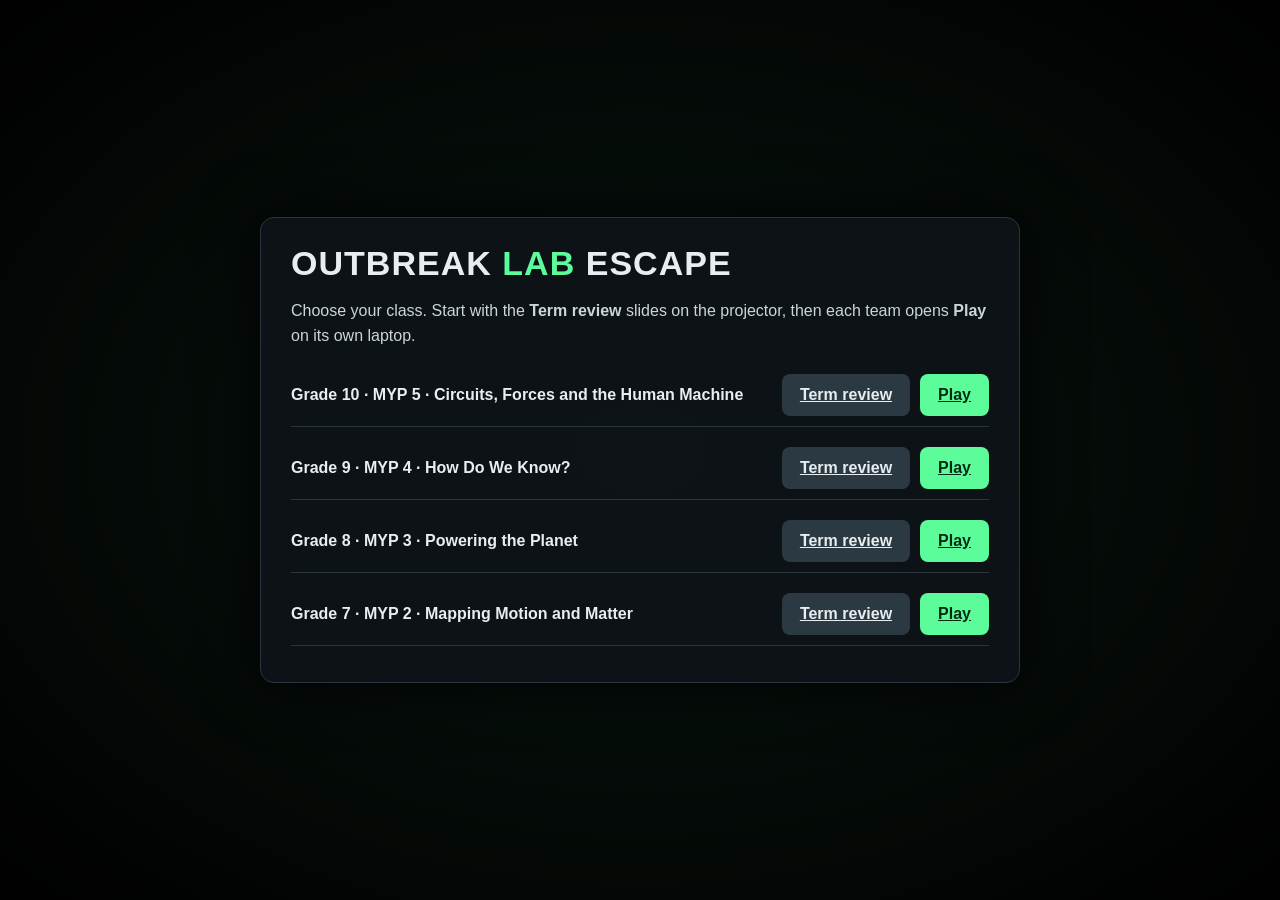
<file: outbreak/recap.html>
<!doctype html>
<html lang="en">
<head>
<meta charset="utf-8">
<meta name="viewport" content="width=device-width,initial-scale=1">
<title>Term in Review</title>
<link rel="stylesheet" href="style.css">
<style>
  body{overflow:hidden}
  .slide{position:fixed;inset:0;display:none;background:#000 center/cover no-repeat}
  .slide.on{display:block}
  .slide::before{content:"";position:absolute;inset:0;background:linear-gradient(90deg,#000e 0%,#000c 55%,#0009 100%)}
  .inner{position:relative;height:100%;padding:5vh 6vw;display:flex;flex-direction:column}
  .kicker{color:var(--acc);font:700 1.6vw/1.2 "Segoe UI",sans-serif;letter-spacing:.12em;text-transform:uppercase}
  .slide h1{font-size:4.2vw;margin:.6vh 0 2vh;line-height:1.05}
  .slide h1 span{color:var(--acc)}
  .lessons{color:var(--warn);font-size:1.5vw;margin-bottom:2.5vh}
  .cols{display:grid;grid-template-columns:1fr 1fr;gap:3vw;flex:1}
  .col h2{font-size:1.9vw;margin:0 0 1.2vh;color:#7ad7ff;border-bottom:2px solid #7ad7ff55;padding-bottom:.6vh}
  .col.learn h2{color:var(--acc);border-color:#5dfc9a55}
  .col ul{margin:0;padding-left:1.4em}
  .col li{font-size:1.75vw;line-height:1.35;margin:.7vh 0;color:#e8eef0}
  .soi{font-size:2.3vw;line-height:1.4;max-width:70vw;border-left:6px solid var(--acc);padding:1vh 2vw;background:#0008}
  .ask{margin-top:2vh;font-size:1.6vw;color:#ffe2a6;background:#1f1a0dcc;border-left:5px solid var(--warn);padding:1vh 1.5vw;max-width:70vw}
  .nav{position:fixed;right:2vw;bottom:2vh;display:flex;gap:10px;align-items:center;z-index:5;color:var(--mut);font-size:14px}
  .nav button{background:#000a;border:1px solid var(--line);color:var(--ink);border-radius:6px;padding:8px 14px;font-size:16px}
  .go{display:inline-block;margin-top:3vh;font-size:2vw;padding:1.4vh 2.4vw}
  @media (max-width:800px){.cols{grid-template-columns:1fr}.col li{font-size:15px}.slide h1{font-size:30px}.kicker,.lessons,.col h2{font-size:15px}.soi,.ask{font-size:17px}}
</style>
</head>
<body>
<div id="deck"></div>
<div class="nav"><span id="count"></span><button id="prev" aria-label="Previous slide">◀</button><button id="next" aria-label="Next slide">▶</button></div>
<script>
(function () {
  var allowed = { MYP5: 1, MYP4: 1, MYP3: 1, MYP2: 1 };
  var g = (new URLSearchParams(location.search).get('grade') || '').toUpperCase();
  if (!allowed[g]) { location.href = 'index.html'; return; }
  var s = document.createElement('script'); s.src = 'data/' + g + '.js'; s.onload = build; document.body.appendChild(s);
  function esc(t) { var d = document.createElement('div'); d.textContent = t; return d.innerHTML; }
  function build() {
    var D = window.GAME_DATA, R = D.recap, deck = document.getElementById('deck'), html = '';
    html += '<section class="slide" style="background-image:url(' + D.rooms[0].image + ')"><div class="inner"><div class="kicker">' + esc(D.gradeLabel) + ' · Term 1 in review</div>' +
      '<h1>' + esc(D.unit) + '</h1><p class="soi"><b>Our statement of inquiry:</b> ' + esc(R.soi) + '</p><p class="ask">' + esc(R.opener) + '</p></div></section>';
    R.stops.forEach(function (st, i) {
      html += '<section class="slide" style="background-image:url(' + D.rooms[i % D.rooms.length].image + ')"><div class="inner"><div class="kicker">Stop ' + (i + 1) + ' of ' + R.stops.length + '</div>' +
        '<h1>' + esc(st.title) + '</h1><div class="lessons">' + esc(st.lessons) + '</div><div class="cols">' +
        '<div class="col"><h2>What we did</h2><ul>' + st.did.map(function (x) { return '<li>' + esc(x) + '</li>'; }).join('') + '</ul></div>' +
        '<div class="col learn"><h2>What we learned</h2><ul>' + st.learned.map(function (x) { return '<li>' + esc(x) + '</li>'; }).join('') + '</ul></div></div>' +
        (st.ask ? '<p class="ask">' + esc(st.ask) + '</p>' : '') + '</div></section>';
    });
    html += '<section class="slide" style="background-image:url(' + D.rooms[D.rooms.length - 1].image + ')"><div class="inner"><div class="kicker">Your mission</div>' +
      '<h1>Escape the <span>Outbreak Lab</span></h1><p class="soi">Six locked rooms. Every question comes from the term you just reviewed. Keep your Lesson 1–16 worksheets open: they are your only weapon.</p>' +
      '<div><a class="big go" href="play.html?grade=' + g + '">Open the game</a></div></div></section>';
    deck.innerHTML = html; show(0);
  }
  var cur = 0;
  function show(n) {
    var sl = document.querySelectorAll('.slide'); if (!sl.length) return;
    cur = Math.max(0, Math.min(sl.length - 1, n));
    sl.forEach(function (x, i) { x.classList.toggle('on', i === cur); });
    document.getElementById('count').textContent = (cur + 1) + ' / ' + sl.length;
  }
  document.getElementById('prev').onclick = function () { show(cur - 1); };
  document.getElementById('next').onclick = function () { show(cur + 1); };
  document.addEventListener('keydown', function (e) {
    if (e.key === 'ArrowRight' || e.key === ' ' || e.key === 'PageDown') show(cur + 1);
    if (e.key === 'ArrowLeft' || e.key === 'PageUp') show(cur - 1);
  });
})();
</script>
</body>
</html>
</file>
<file: outbreak/style.css>
:root{--bg:#07090b;--panel:#11161a;--panel2:#182026;--ink:#e8eef0;--mut:#9fb0b6;--acc:#5dfc9a;--warn:#ffb020;--bad:#ff4d4d;--line:#2a363d}
*{box-sizing:border-box}
html,body{margin:0;height:100%;background:var(--bg);color:var(--ink);font-family:"Segoe UI",Roboto,Arial,sans-serif}
button{font:inherit;cursor:pointer}
.hidden{display:none!important}

/* ---------- top bar ---------- */
#hud{position:fixed;inset:0 0 auto 0;height:54px;display:flex;align-items:center;gap:14px;padding:0 14px;background:linear-gradient(#000d,#0008);z-index:30;border-bottom:1px solid var(--line)}
#hud .room{font-weight:700;letter-spacing:.04em}
#hud .grow{flex:1}
#clock{font:700 26px/1 Consolas,monospace;padding:4px 10px;border-radius:6px;background:#000;border:1px solid var(--line);min-width:96px;text-align:center}
#clock.late{color:var(--bad);border-color:var(--bad)}
#survivors{display:flex;gap:3px}
#survivors svg{width:20px;height:26px}
#keys{display:flex;gap:3px;font-size:18px}
.key{width:18px;height:18px;border-radius:50%;border:2px solid #555}
.key.got{background:var(--warn);border-color:var(--warn);box-shadow:0 0 8px var(--warn)}
.hbtn{background:#0000;border:1px solid var(--line);color:var(--ink);padding:6px 10px;border-radius:6px}
.hbtn:hover,.hbtn:focus-visible{border-color:var(--acc);outline:none}

/* ---------- scene ---------- */
#stage{position:fixed;inset:54px 0 64px 0;display:flex;align-items:center;justify-content:center;overflow:hidden}
#scene{position:relative;aspect-ratio:1376/768;max-width:100%;max-height:100%;width:100%;}
#scene img{position:absolute;inset:0;width:100%;height:100%;object-fit:cover;user-select:none}
.hot{position:absolute;background:transparent;border:2px solid transparent;border-radius:10px;padding:0;transition:border-color .15s,box-shadow .15s,background .15s}
.hot:hover,.hot:focus-visible{border-color:#9effc6;box-shadow:0 0 18px #5dfc9a99,inset 0 0 18px #5dfc9a55;background:#5dfc9a14;outline:none}
.hot.done{border-color:#5dfc9a66}
.hot.done::after{content:"✓";position:absolute;right:4px;top:2px;color:var(--acc);font-weight:900;text-shadow:0 0 6px #000}
.hot.clue:hover,.hot.clue:focus-visible{border-color:#ffd27a;box-shadow:0 0 18px #ffb02099}
.hot.door:hover,.hot.door:focus-visible{border-color:#7ad7ff;box-shadow:0 0 18px #4ab8ff99}
.tip{position:absolute;transform:translate(-50%,-110%);background:#000c;border:1px solid var(--line);padding:3px 8px;border-radius:5px;font-size:13px;white-space:nowrap;pointer-events:none;z-index:5}
#vignette{position:absolute;inset:0;pointer-events:none;box-shadow:inset 0 0 140px 40px #000c}
#redpulse{position:absolute;inset:0;pointer-events:none;background:radial-gradient(ellipse at center,#0000 40%,#b0000055 100%);opacity:0}
body.overtime #redpulse{animation:pulse 1.2s ease-in-out infinite}
body.noflash.overtime #redpulse{animation:none;opacity:.6}
@keyframes pulse{0%,100%{opacity:.15}50%{opacity:.85}}

/* ---------- bottom letter bar ---------- */
#bar{position:fixed;inset:auto 0 0 0;height:64px;display:flex;align-items:center;gap:12px;padding:0 14px;background:linear-gradient(#0008,#000d);border-top:1px solid var(--line);z-index:30}
#letters{display:flex;gap:8px}
.slot{width:42px;height:46px;border:2px dashed #3d4a52;border-radius:8px;display:flex;align-items:center;justify-content:center;font:800 26px/1 Consolas,monospace;color:var(--warn)}
.slot.got{border-style:solid;border-color:var(--warn);box-shadow:0 0 10px #ffb02066;animation:pop .35s}
@keyframes pop{0%{transform:scale(.5)}70%{transform:scale(1.15)}100%{transform:scale(1)}}
#bar .msg{color:var(--mut);font-size:14px}
#role{margin-left:auto;font-size:13px;color:var(--mut)}
#role b{color:var(--ink)}

/* ---------- side panel (question card) ---------- */
#panel{position:fixed;top:54px;right:0;bottom:64px;width:min(440px,100%);background:var(--panel);border-left:2px solid var(--line);z-index:40;padding:18px;overflow:auto;transform:translateX(105%);transition:transform .25s}
#panel.open{transform:none}
body.reduced #panel{transition:none}
#panel h3{margin:0 0 4px;font-size:14px;color:var(--acc);text-transform:uppercase;letter-spacing:.08em}
#panel .q{font-size:17px;line-height:1.45;margin:8px 0 14px}
.choice{display:block;width:100%;text-align:left;margin:8px 0;padding:11px 13px;border-radius:8px;border:1px solid var(--line);background:var(--panel2);color:var(--ink);line-height:1.35}
.choice:hover,.choice:focus-visible{border-color:var(--acc);outline:none}
.choice.wrong{border-color:var(--bad);opacity:.55}
.choice.right{border-color:var(--acc);background:#123322}
.fb{margin-top:10px;padding:10px;border-radius:8px;font-size:14px;line-height:1.4}
.fb.bad{background:#3a1212;border:1px solid var(--bad)}
.fb.good{background:#10301d;border:1px solid var(--acc)}
.src{margin-top:12px;font-size:13px;color:var(--mut)}
.srcbtn{background:none;border:none;color:#7ad7ff;text-decoration:underline;padding:0}
.close{float:right;background:none;border:1px solid var(--line);color:var(--ink);border-radius:6px;padding:2px 9px}
#codein{font:800 30px/1 Consolas,monospace;letter-spacing:.35em;text-transform:uppercase;width:100%;padding:10px;border-radius:8px;border:2px solid var(--line);background:#000;color:var(--warn);text-align:center}
#codein:focus{outline:none;border-color:var(--warn)}
.big{display:inline-block;margin-top:12px;padding:12px 18px;border-radius:8px;border:none;background:var(--acc);color:#002b12;font-weight:800}
.big.alt{background:#2b3a42;color:var(--ink)}
.shake{animation:shake .4s}
@keyframes shake{20%,60%{transform:translateX(-8px)}40%,80%{transform:translateX(8px)}}

/* ---------- full screens ---------- */
.screen{position:fixed;inset:0;z-index:60;display:flex;align-items:flex-start;justify-content:center;overflow:auto;background:radial-gradient(ellipse at center,#0b1a12ee,#000f);padding:20px}
.card{margin:auto;max-width:760px;width:100%;background:#0d1317ee;border:1px solid var(--line);border-radius:14px;padding:26px 30px;box-shadow:0 0 60px #000}
.card h1{margin:0 0 6px;font-size:34px;letter-spacing:.03em}
.card h1 span{color:var(--acc)}
.card p{line-height:1.55;color:#cbd6da}
.card .rule{border-left:4px solid var(--warn);padding:8px 12px;background:#1f1a0d;color:#ffe2a6}
.card input[type=text]{font-size:20px;padding:10px;border-radius:8px;border:1px solid var(--line);background:#000;color:var(--ink);width:100%}
.opts{display:flex;flex-wrap:wrap;gap:14px;margin:12px 0;font-size:14px;color:var(--mut)}
.roles{display:grid;grid-template-columns:repeat(3,1fr);gap:6px;font-size:13px;color:var(--mut);margin:10px 0}
.roles div{background:#141c21;border:1px solid var(--line);border-radius:6px;padding:6px 8px}
.roles b{color:var(--ink);display:block}
.journey{display:grid;grid-template-columns:repeat(6,1fr);gap:6px;margin:12px 0}
.journey div{background:#141c21;border:1px solid var(--line);border-radius:6px;padding:6px;font-size:12px;color:var(--mut)}
.journey b{display:block;color:var(--ink);font-size:13px}
#countdown{position:fixed;inset:0;z-index:70;display:flex;align-items:center;justify-content:center;font:900 min(40vw,320px)/1 Consolas,monospace;color:var(--acc);text-shadow:0 0 40px #5dfc9a;background:#000a;pointer-events:none}
#countdown.go{color:var(--warn);text-shadow:0 0 40px var(--warn)}
#toast{position:fixed;left:50%;bottom:78px;transform:translateX(-50%);z-index:80;background:#000e;border:1px solid var(--warn);color:#ffe2a6;padding:10px 18px;border-radius:8px;font-weight:600;opacity:0;transition:opacity .25s;pointer-events:none;max-width:90vw;text-align:center}
#toast.show{opacity:1}
#infect{position:fixed;inset:0;z-index:75;display:flex;align-items:center;justify-content:center;pointer-events:none;background:#3a000088;font:900 44px/1.2 "Segoe UI",sans-serif;color:#b6ff9e;text-shadow:0 0 18px #2f0;text-align:center;opacity:0}
#infect.show{animation:inf 2.2s}
body.noflash #infect.show{animation:infsoft 2.2s}
@keyframes inf{0%{opacity:0}10%{opacity:1}20%{opacity:.4}30%{opacity:1}85%{opacity:1}100%{opacity:0}}
@keyframes infsoft{0%{opacity:0}15%,85%{opacity:1}100%{opacity:0}}
#doorfx{position:fixed;inset:54px 0 64px 0;z-index:50;pointer-events:none;display:flex}
#doorfx .l,#doorfx .r{flex:1;background:repeating-linear-gradient(90deg,#2b3338 0 18px,#232a2e 18px 36px);border:3px solid #10161a;transition:transform 1.1s ease-in}
#doorfx.open .l{transform:translateX(-100%)}
#doorfx.open .r{transform:translateX(100%)}
#doorfx.closed .l,#doorfx.closed .r{transition:none}
body.reduced #doorfx .l,body.reduced #doorfx .r{transition:opacity .4s}
body.reduced #doorfx.open .l,body.reduced #doorfx.open .r{transform:none;opacity:0}
.zombie-walk{display:flex;gap:10px;justify-content:center;margin:16px 0}
.zombie-walk svg{width:34px;height:46px}
.esc svg.alive{animation:walk 1.6s ease-in-out infinite}
body.reduced .esc svg.alive{animation:none}
@keyframes walk{0%,100%{transform:translateY(0)}50%{transform:translateY(-6px)}}
table.splits{width:100%;border-collapse:collapse;margin:10px 0;font-size:14px}
table.splits td,table.splits th{border-bottom:1px solid var(--line);padding:5px 6px;text-align:left}
#pausescr .card{text-align:center}

@media (max-width:760px){
  #panel{width:100%;top:auto;height:62%;border-left:none;border-top:2px solid var(--line);transform:translateY(105%)}
  #panel.open{transform:none}
  .journey{grid-template-columns:repeat(3,1fr)}
  #hud .room span.lessons{display:none}
  #role{display:none}
}

/* ---------- printable pass ---------- */
#pass{display:none}
@media print{
  @page{size:A4 landscape;margin:10mm}
  body{background:#fff!important}
  body>*:not(#pass){display:none!important}
  #pass{display:block!important;color:#000;font-family:Georgia,"Times New Roman",serif}
  .pass{border:6px double #000;padding:12mm 16mm;position:relative}
  .pass h1{font-size:34pt;margin:0;letter-spacing:.05em}
  .pass h2{font-size:15pt;margin:2mm 0 6mm;font-weight:normal}
  .pass .row{display:flex;gap:10mm;font-size:14pt;margin:3mm 0}
  .pass .big2{font-size:24pt;font-weight:bold}
  .pass table{border-collapse:collapse;width:100%;font-size:12pt;margin-top:5mm}
  .pass td,.pass th{border:1px solid #000;padding:2mm 3mm;text-align:center}
  .pass .claim{margin-top:10mm;display:flex;justify-content:space-between;align-items:center;font-size:13pt}
  .pass .stamp{border:3px solid #000;padding:3mm 6mm;font-weight:bold;transform:rotate(-4deg)}
}

body.debug .hot{border-color:#ff3df2!important;background:#ff3df222!important}
body.debug .hot.door{border-color:#3dd8ff!important}
body.debug .hot.clue{border-color:#ffd23d!important}

.names{display:grid;grid-template-columns:repeat(3,1fr);gap:6px;margin:6px 0}
.names input{font-size:15px;padding:7px 9px;border-radius:7px;border:1px solid var(--line);background:#000;color:var(--ink);width:100%}
.who{margin:0;text-align:center;font-size:12px;color:var(--ink);max-width:70px}
.who.z{color:#7cff6b}
.zombie-walk{flex-wrap:wrap}

/* hard mode (2026-11-16) */
.typed{display:flex;gap:8px;margin:10px 0}.typed input{flex:1;font:700 20px Consolas,monospace;padding:8px 10px;border-radius:8px;border:2px solid var(--line,#475569);background:#0b1220;color:#fff}
body.vault #roomImg{filter:hue-rotate(-40deg) saturate(1.4) brightness(.8)}body.vault #roomName{color:#f87171}
</file>
